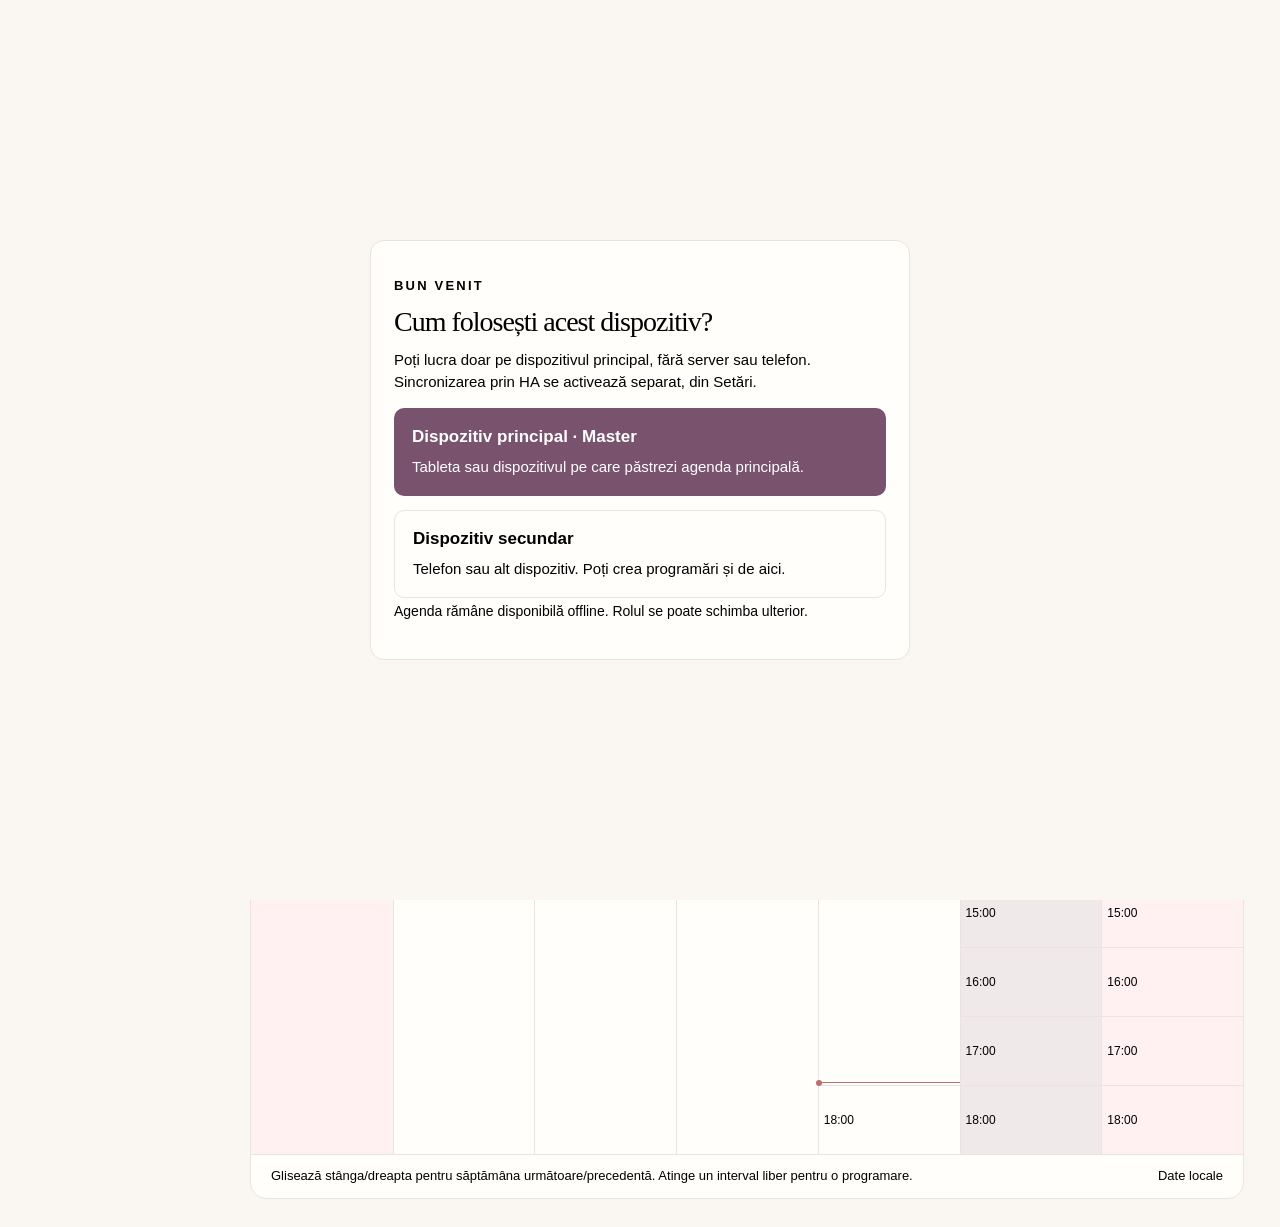
<file: android/app/src/main/assets/index.html>
<!doctype html>
<html lang="ro"><head><meta charset="utf-8"><meta name="viewport" content="width=device-width,initial-scale=1,maximum-scale=1,viewport-fit=cover"><meta name="theme-color" content="#faf7f2"><meta http-equiv="Content-Security-Policy" content="default-src 'none'; script-src 'self'; style-src 'self' 'unsafe-inline'; img-src 'self' data: blob:; font-src 'self'; connect-src 'none'; frame-src 'none'; object-src 'none'; base-uri 'none'; form-action 'none'"><title>Atelier · Programări</title></head><body><p id="boot-status" role="status">Se pregătește aplicația…</p><div id="app"></div><div id="modal-root"></div><div id="toast" role="status" aria-live="polite"></div><script src="boot.js"></script></body></html>
</file>
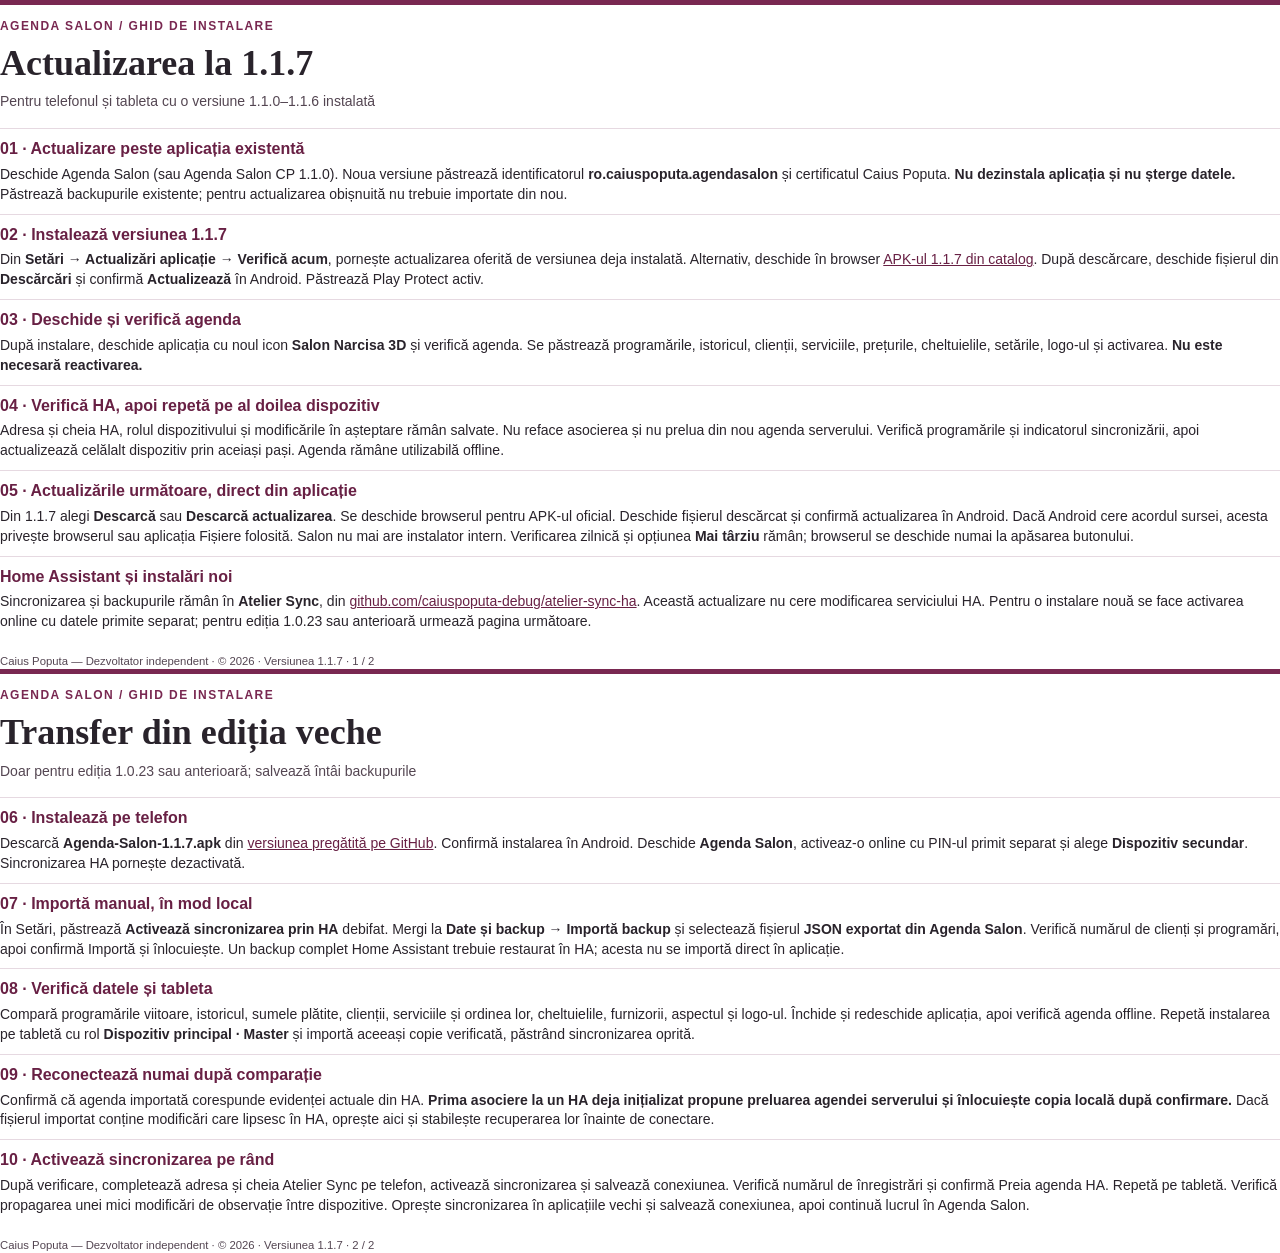
<file: docs/ghid-Instalare.html>
<!doctype html><html lang="ro"><meta charset="utf-8"><title>Agenda Salon - Instalare</title><style>@page{size:A4;margin:16mm 18mm}body{margin:0;color:#29232b;font:10.5pt/1.42 "Segoe UI",sans-serif}article{break-after:page}article:last-child{break-after:auto}header{border-top:5px solid #792851;padding-top:13px;margin-bottom:16px}.brand{color:#792851;font-weight:700;letter-spacing:.12em;font-size:9pt}h1{font:bold 27pt/1.15 Georgia;margin:8px 0}header p{color:#544652;margin:0}section{border-top:1px solid #e6d9e1;padding:9px 0;break-inside:avoid}h2{margin:0 0 4px;color:#682044;font-size:12pt}section p{margin:0}a{color:#682044;overflow-wrap:anywhere}footer{margin-top:12px;color:#544652;font-size:8.5pt}</style><article><header><div class="brand">AGENDA SALON / GHID DE INSTALARE</div><h1>Actualizarea la 1.1.7</h1><p>Pentru telefonul și tableta cu o versiune 1.1.0–1.1.6 instalată</p></header>
<section><h2>01 · Actualizare peste aplicația existentă</h2><p>Deschide Agenda Salon (sau Agenda Salon CP 1.1.0). Noua versiune păstrează identificatorul <b>ro.caiuspoputa.agendasalon</b> și certificatul Caius Poputa. <b>Nu dezinstala aplicația și nu șterge datele.</b> Păstrează backupurile existente; pentru actualizarea obișnuită nu trebuie importate din nou.</p></section>
<section><h2>02 · Instalează versiunea 1.1.7</h2><p>Din <b>Setări → Actualizări aplicație → Verifică acum</b>, pornește actualizarea oferită de versiunea deja instalată. Alternativ, deschide în browser <a href="https://caiuspoputa-debug.github.io/aplicatii/downloads/salon/1.1.7/Agenda-Salon-1.1.7.apk">APK-ul 1.1.7 din catalog</a>. După descărcare, deschide fișierul din <b>Descărcări</b> și confirmă <b>Actualizează</b> în Android. Păstrează Play Protect activ.</p></section>
<section><h2>03 · Deschide și verifică agenda</h2><p>După instalare, deschide aplicația cu noul icon <b>Salon Narcisa 3D</b> și verifică agenda. Se păstrează programările, istoricul, clienții, serviciile, prețurile, cheltuielile, setările, logo-ul și activarea. <b>Nu este necesară reactivarea.</b></p></section>
<section><h2>04 · Verifică HA, apoi repetă pe al doilea dispozitiv</h2><p>Adresa și cheia HA, rolul dispozitivului și modificările în așteptare rămân salvate. Nu reface asocierea și nu prelua din nou agenda serverului. Verifică programările și indicatorul sincronizării, apoi actualizează celălalt dispozitiv prin aceiași pași. Agenda rămâne utilizabilă offline.</p></section>
<section><h2>05 · Actualizările următoare, direct din aplicație</h2><p>Din 1.1.7 alegi <b>Descarcă</b> sau <b>Descarcă actualizarea</b>. Se deschide browserul pentru APK-ul oficial. Deschide fișierul descărcat și confirmă actualizarea în Android. Dacă Android cere acordul sursei, acesta privește browserul sau aplicația Fișiere folosită. Salon nu mai are instalator intern. Verificarea zilnică și opțiunea <b>Mai târziu</b> rămân; browserul se deschide numai la apăsarea butonului.</p></section><section><h2>Home Assistant și instalări noi</h2><p>Sincronizarea și backupurile rămân în <b>Atelier Sync</b>, din <a href="https://github.com/caiuspoputa-debug/atelier-sync-ha">github.com/caiuspoputa-debug/atelier-sync-ha</a>. Această actualizare nu cere modificarea serviciului HA. Pentru o instalare nouă se face activarea online cu datele primite separat; pentru ediția 1.0.23 sau anterioară urmează pagina următoare.</p></section>
<footer>Caius Poputa — Dezvoltator independent · © 2026 · Versiunea 1.1.7 · 1 / 2</footer></article><article><header><div class="brand">AGENDA SALON / GHID DE INSTALARE</div><h1>Transfer din ediția veche</h1><p>Doar pentru ediția 1.0.23 sau anterioară; salvează întâi backupurile</p></header><section><h2>06 · Instalează pe telefon</h2><p>Descarcă <b>Agenda-Salon-1.1.7.apk</b> din <a href="https://caiuspoputa-debug.github.io/aplicatii/downloads/salon/1.1.7/Agenda-Salon-1.1.7.apk">versiunea pregătită pe GitHub</a>. Confirmă instalarea în Android. Deschide <b>Agenda Salon</b>, activeaz-o online cu PIN-ul primit separat și alege <b>Dispozitiv secundar</b>. Sincronizarea HA pornește dezactivată.</p></section><section><h2>07 · Importă manual, în mod local</h2><p>În Setări, păstrează <b>Activează sincronizarea prin HA</b> debifat. Mergi la <b>Date și backup → Importă backup</b> și selectează fișierul <b>JSON exportat din Agenda Salon</b>. Verifică numărul de clienți și programări, apoi confirmă Importă și înlocuiește. Un backup complet Home Assistant trebuie restaurat în HA; acesta nu se importă direct în aplicație.</p></section><section><h2>08 · Verifică datele și tableta</h2><p>Compară programările viitoare, istoricul, sumele plătite, clienții, serviciile și ordinea lor, cheltuielile, furnizorii, aspectul și logo-ul. Închide și redeschide aplicația, apoi verifică agenda offline. Repetă instalarea pe tabletă cu rol <b>Dispozitiv principal · Master</b> și importă aceeași copie verificată, păstrând sincronizarea oprită.</p></section><section><h2>09 · Reconectează numai după comparație</h2><p>Confirmă că agenda importată corespunde evidenței actuale din HA. <b>Prima asociere la un HA deja inițializat propune preluarea agendei serverului și înlocuiește copia locală după confirmare.</b> Dacă fișierul importat conține modificări care lipsesc în HA, oprește aici și stabilește recuperarea lor înainte de conectare.</p></section><section><h2>10 · Activează sincronizarea pe rând</h2><p>După verificare, completează adresa și cheia Atelier Sync pe telefon, activează sincronizarea și salvează conexiunea. Verifică numărul de înregistrări și confirmă Preia agenda HA. Repetă pe tabletă. Verifică propagarea unei mici modificări de observație între dispozitive. Oprește sincronizarea în aplicațiile vechi și salvează conexiunea, apoi continuă lucrul în Agenda Salon.</p></section><footer>Caius Poputa — Dezvoltator independent · © 2026 · Versiunea 1.1.7 · 2 / 2</footer></article></html>
</file>
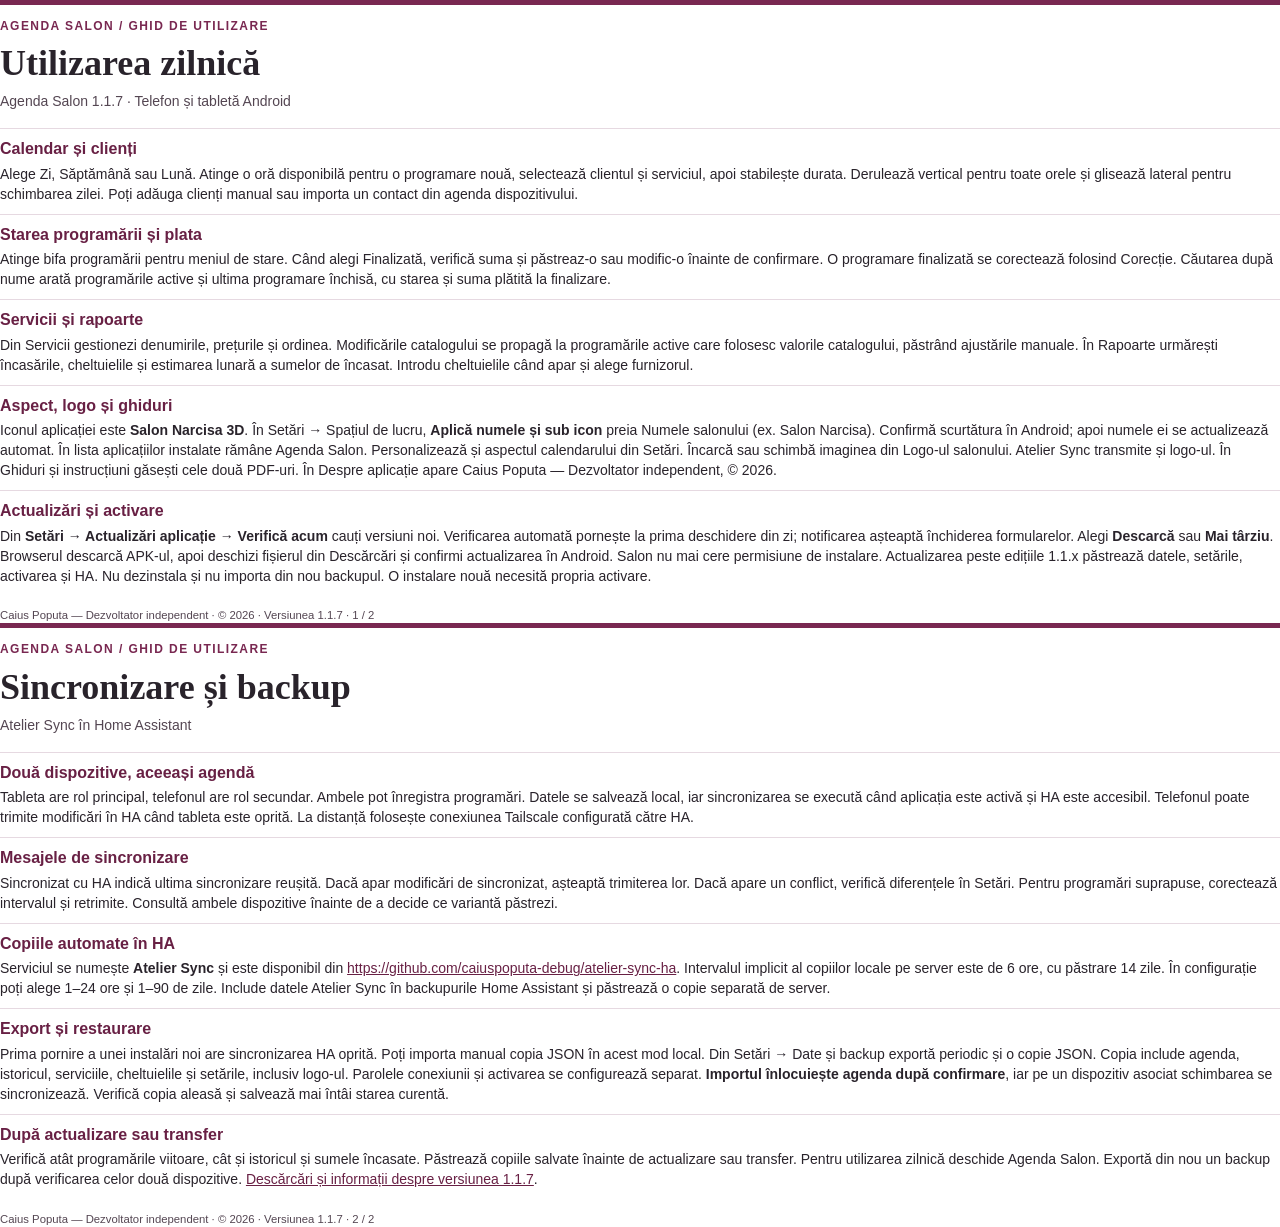
<file: docs/ghid-Utilizare.html>
<!doctype html><html lang="ro"><meta charset="utf-8"><title>Agenda Salon - Utilizare</title><style>@page{size:A4;margin:16mm 18mm}body{margin:0;color:#29232b;font:10.5pt/1.42 "Segoe UI",sans-serif}article{break-after:page}article:last-child{break-after:auto}header{border-top:5px solid #792851;padding-top:13px;margin-bottom:16px}.brand{color:#792851;font-weight:700;letter-spacing:.12em;font-size:9pt}h1{font:bold 27pt/1.15 Georgia;margin:8px 0}header p{color:#544652;margin:0}section{border-top:1px solid #e6d9e1;padding:9px 0;break-inside:avoid}h2{margin:0 0 4px;color:#682044;font-size:12pt}section p{margin:0}a{color:#682044;overflow-wrap:anywhere}footer{margin-top:12px;color:#544652;font-size:8.5pt}</style><article><header><div class="brand">AGENDA SALON / GHID DE UTILIZARE</div><h1>Utilizarea zilnică</h1><p>Agenda Salon 1.1.7 · Telefon și tabletă Android</p></header><section><h2>Calendar și clienți</h2><p>Alege Zi, Săptămână sau Lună. Atinge o oră disponibilă pentru o programare nouă, selectează clientul și serviciul, apoi stabilește durata. Derulează vertical pentru toate orele și glisează lateral pentru schimbarea zilei. Poți adăuga clienți manual sau importa un contact din agenda dispozitivului.</p></section><section><h2>Starea programării și plata</h2><p>Atinge bifa programării pentru meniul de stare. Când alegi Finalizată, verifică suma și păstreaz-o sau modific-o înainte de confirmare. O programare finalizată se corectează folosind Corecție. Căutarea după nume arată programările active și ultima programare închisă, cu starea și suma plătită la finalizare.</p></section><section><h2>Servicii și rapoarte</h2><p>Din Servicii gestionezi denumirile, prețurile și ordinea. Modificările catalogului se propagă la programările active care folosesc valorile catalogului, păstrând ajustările manuale. În Rapoarte urmărești încasările, cheltuielile și estimarea lunară a sumelor de încasat. Introdu cheltuielile când apar și alege furnizorul.</p></section><section><h2>Aspect, logo și ghiduri</h2><p>Iconul aplicației este <b>Salon Narcisa 3D</b>. În Setări → Spațiul de lucru, <b>Aplică numele și sub icon</b> preia Numele salonului (ex. Salon Narcisa). Confirmă scurtătura în Android; apoi numele ei se actualizează automat. În lista aplicațiilor instalate rămâne Agenda Salon. Personalizează și aspectul calendarului din Setări. Încarcă sau schimbă imaginea din Logo-ul salonului. Atelier Sync transmite și logo-ul. În Ghiduri și instrucțiuni găsești cele două PDF-uri. În Despre aplicație apare Caius Poputa — Dezvoltator independent, © 2026.</p></section><section><h2>Actualizări și activare</h2><p>Din <b>Setări → Actualizări aplicație → Verifică acum</b> cauți versiuni noi. Verificarea automată pornește la prima deschidere din zi; notificarea așteaptă închiderea formularelor. Alegi <b>Descarcă</b> sau <b>Mai târziu</b>. Browserul descarcă APK-ul, apoi deschizi fișierul din Descărcări și confirmi actualizarea în Android. Salon nu mai cere permisiune de instalare. Actualizarea peste edițiile 1.1.x păstrează datele, setările, activarea și HA. Nu dezinstala și nu importa din nou backupul. O instalare nouă necesită propria activare.</p></section><footer>Caius Poputa — Dezvoltator independent · © 2026 · Versiunea 1.1.7 · 1 / 2</footer></article><article><header><div class="brand">AGENDA SALON / GHID DE UTILIZARE</div><h1>Sincronizare și backup</h1><p>Atelier Sync în Home Assistant</p></header><section><h2>Două dispozitive, aceeași agendă</h2><p>Tableta are rol principal, telefonul are rol secundar. Ambele pot înregistra programări. Datele se salvează local, iar sincronizarea se execută când aplicația este activă și HA este accesibil. Telefonul poate trimite modificări în HA când tableta este oprită. La distanță folosește conexiunea Tailscale configurată către HA.</p></section><section><h2>Mesajele de sincronizare</h2><p>Sincronizat cu HA indică ultima sincronizare reușită. Dacă apar modificări de sincronizat, așteaptă trimiterea lor. Dacă apare un conflict, verifică diferențele în Setări. Pentru programări suprapuse, corectează intervalul și retrimite. Consultă ambele dispozitive înainte de a decide ce variantă păstrezi.</p></section><section><h2>Copiile automate în HA</h2><p>Serviciul se numește <b>Atelier Sync</b> și este disponibil din <a href='https://github.com/caiuspoputa-debug/atelier-sync-ha'>https://github.com/caiuspoputa-debug/atelier-sync-ha</a>. Intervalul implicit al copiilor locale pe server este de 6 ore, cu păstrare 14 zile. În configurație poți alege 1–24 ore și 1–90 de zile. Include datele Atelier Sync în backupurile Home Assistant și păstrează o copie separată de server.</p></section><section><h2>Export și restaurare</h2><p>Prima pornire a unei instalări noi are sincronizarea HA oprită. Poți importa manual copia JSON în acest mod local. Din Setări → Date și backup exportă periodic și o copie JSON. Copia include agenda, istoricul, serviciile, cheltuielile și setările, inclusiv logo-ul. Parolele conexiunii și activarea se configurează separat. <b>Importul înlocuiește agenda după confirmare</b>, iar pe un dispozitiv asociat schimbarea se sincronizează. Verifică copia aleasă și salvează mai întâi starea curentă.</p></section><section><h2>După actualizare sau transfer</h2><p>Verifică atât programările viitoare, cât și istoricul și sumele încasate. Păstrează copiile salvate înainte de actualizare sau transfer. Pentru utilizarea zilnică deschide Agenda Salon. Exportă din nou un backup după verificarea celor două dispozitive. <a href='https://github.com/caiuspoputa-debug/agenda-salon/releases/tag/v1.1.7'>Descărcări și informații despre versiunea 1.1.7</a>.</p></section><footer>Caius Poputa — Dezvoltator independent · © 2026 · Versiunea 1.1.7 · 2 / 2</footer></article></html>
</file>
